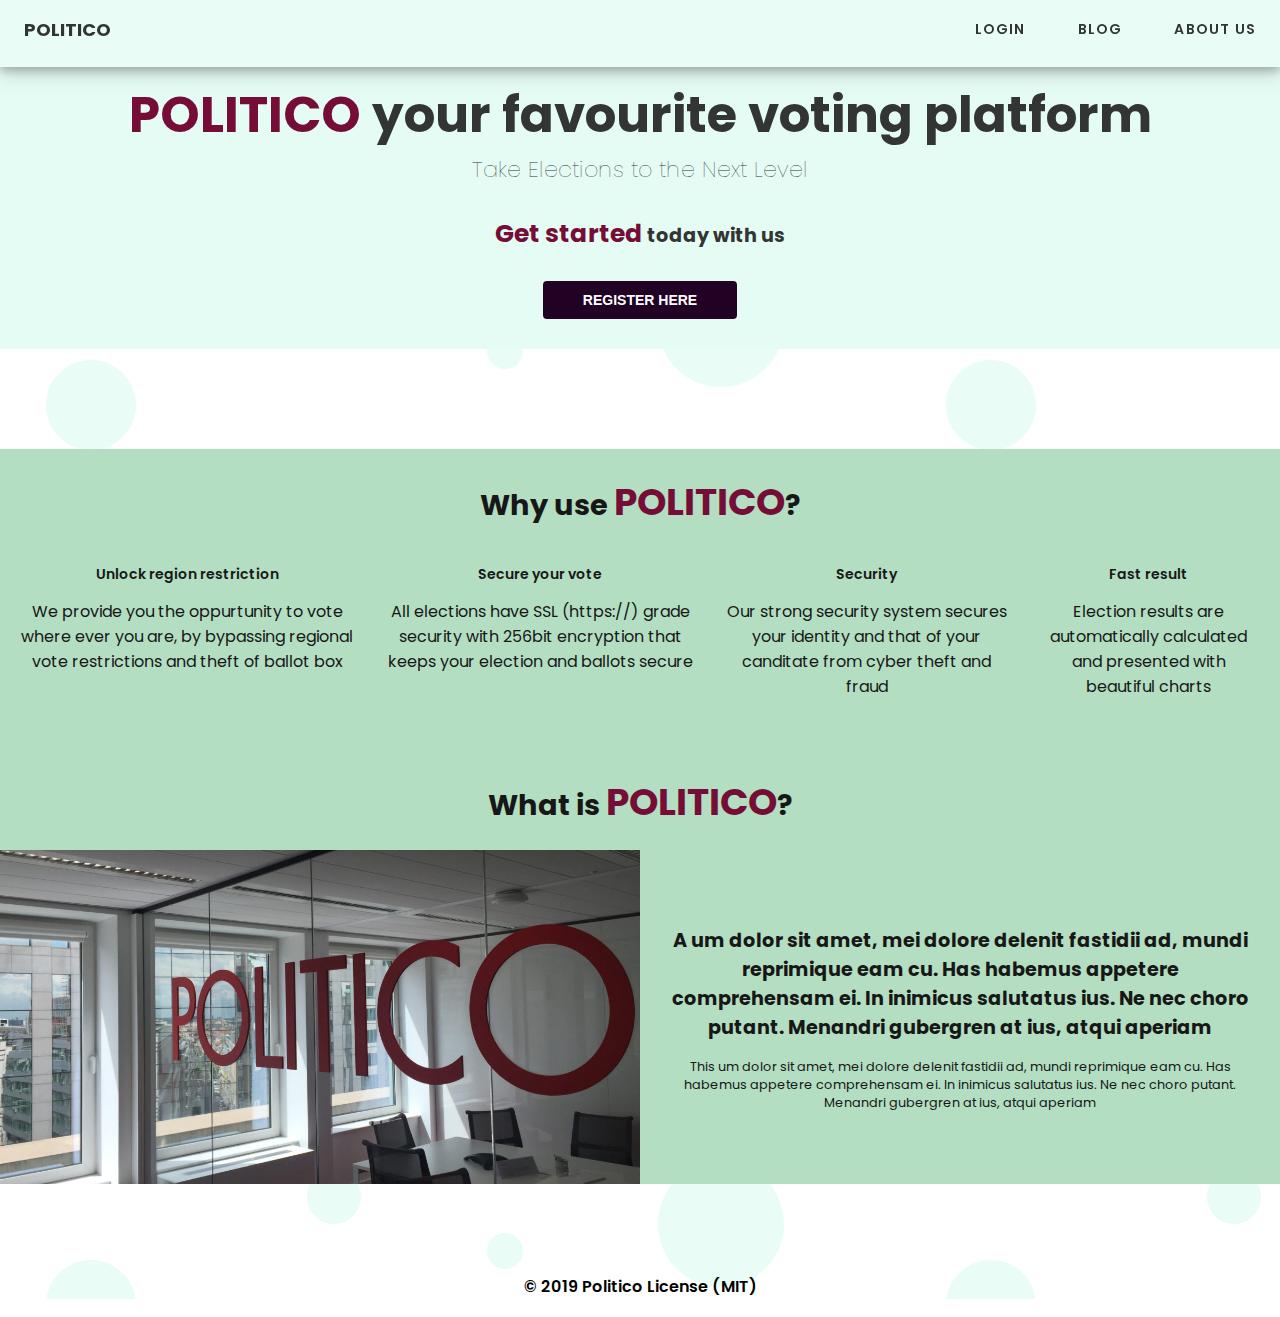
<file: index.html>
<!DOCTYPE html>
<html>
  <head>
    <meta charset="utf-8" />
    <meta http-equiv="X-UA-Compatible" content="IE=edge" />
    <title>Politico</title>
    <meta name="viewport" content="width=device-width, initial-scale=1" />
    <link
      href="https://fonts.googleapis.com/css?family=Poppins"
      rel="stylesheet"
    />
    <link
      rel="stylesheet"
      href="https://use.fontawesome.com/releases/v5.6.3/css/all.css"
      integrity="sha384-UHRtZLI+pbxtHCWp1t77Bi1L4ZtiqrqD80Kn4Z8NTSRyMA2Fd33n5dQ8lWUE00s/"
      crossorigin="anonymous"
    />
    <link rel="stylesheet" type="text/css" media="screen" href="css/main.css" />
  </head>
  <body>
    <div class="container">
      <header>
        <input type="checkbox" id="header" class="hidden" />
        <label for="header" class="header-btn"> <i></i> <i></i> <i></i> </label>
        <div class="logo"><a href="index.html">Politico</a></div>
        <div class="header-wrapper">
          <ul>
            <li><a href="login.html">login</a></li>
            <li><a href="#">blog</a></li>
            <li><a href="#">about us</a></li>
          </ul>
        </div>
      </header>
      <nav class="header_info">
        <h1><span>politico</span> your favourite voting platform</h1>
        <h4>Take Elections to the Next Level</h4>
        <p><span id="start">Get started</span> today with us</p>
        <a href="signup.html"><button>register here</button></a>
      </nav>
      <section class="why_politico">
        <h1>Why use <span>Politico</span>?</h1>
        <article class="cards">
          <article class="card">
            <i class="fas fa-award"></i>
            <h5>Unlock region restriction</h5>
            <p>
              We provide you the oppurtunity to vote where ever you are, by
              bypassing regional vote restrictions and theft of ballot box
            </p>
          </article>
          <article class="card">
            <i class="fas fa-shield-alt"></i>
            <h5>Secure your vote</h5>
            <p>
              All elections have SSL (https://) grade security with 256bit
              encryption that keeps your election and ballots secure
            </p>
          </article>
          <article class="card">
            <i class="fas fa-user-shield"></i>
            <h5>Security</h5>
            <p>
              Our strong security system secures your identity and that of your
              canditate from cyber theft and fraud
            </p>
          </article>
          <article class="card">
            <i class="fas fa-fighter-jet"></i>
            <h5>Fast result</h5>
            <p>
              Election results are automatically calculated and presented with
              beautiful charts
            </p>
          </article>
        </article>
        <article>
          <h1>What is <span>Politico</span>?</h1>
          <section class="whats_politico">
            <img src="images/politicooffice.jpg" alt="politico image" />
            <article>
              <h2>
                A um dolor sit amet, mei dolore delenit fastidii ad, mundi
                reprimique eam cu. Has habemus appetere comprehensam ei. In
                inimicus salutatus ius. Ne nec choro putant. Menandri gubergren
                at ius, atqui aperiam
              </h2>
              <p>
                This um dolor sit amet, mei dolore delenit fastidii ad, mundi
                reprimique eam cu. Has habemus appetere comprehensam ei. In
                inimicus salutatus ius. Ne nec choro putant. Menandri gubergren
                at ius, atqui aperiam
              </p>
            </article>
          </section>
        </article>
      </section>
      <footer class="footer"><p>© 2019 Politico License (MIT)</p></footer>
    </div>
  </body>
</html>
</file>
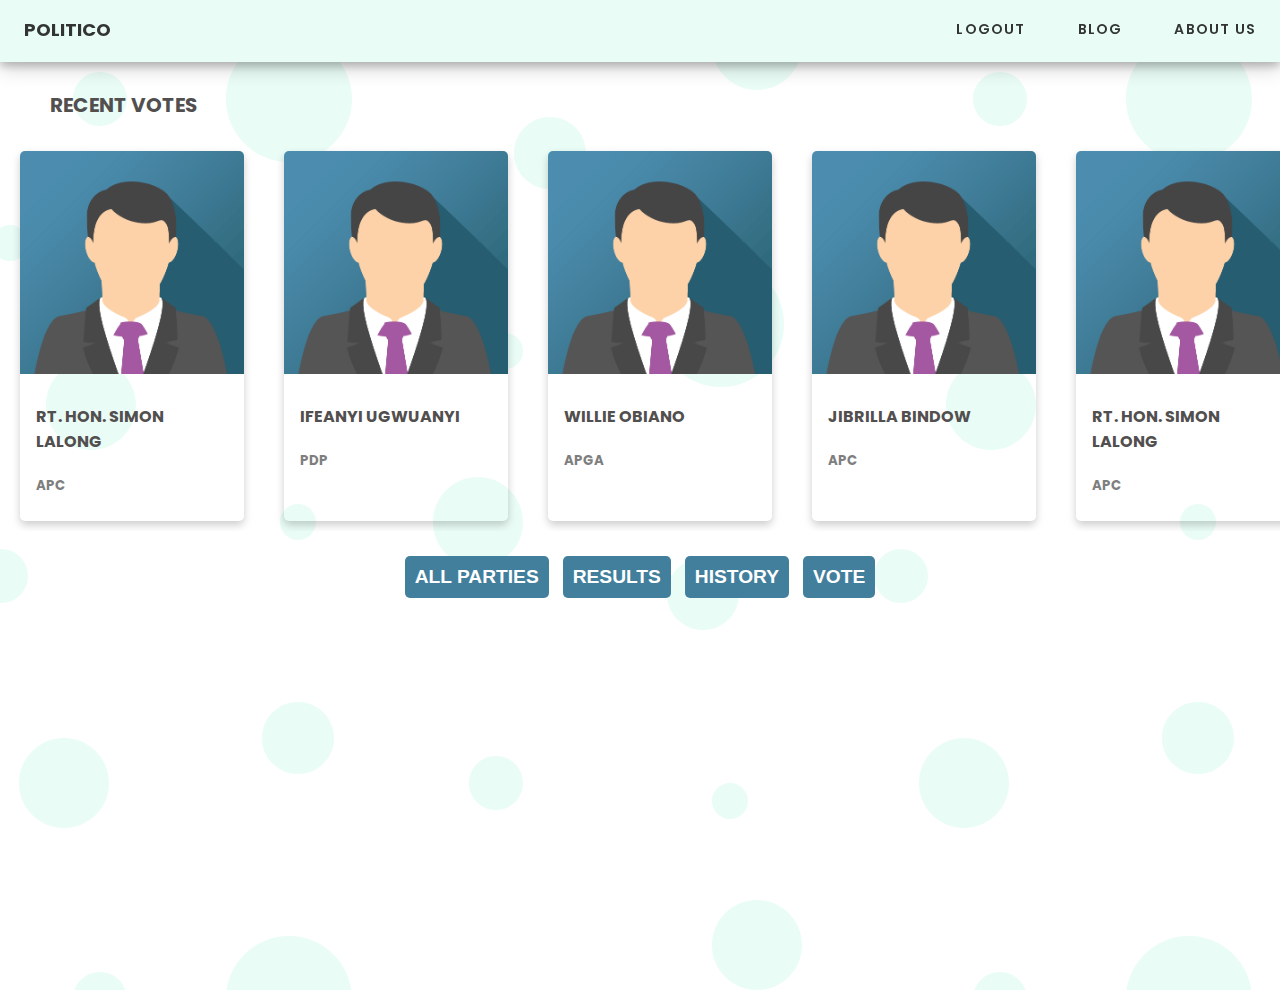
<file: activity.html>
<!DOCTYPE html>
<html lang="en">
  <head>
    <meta charset="utf-8" />
    <meta http-equiv="X-UA-Compatible" content="IE=edge" />
    <title>Politico</title>
    <meta name="viewport" content="width=device-width, initial-scale=1" />
    <link
      href="https://fonts.googleapis.com/css?family=Poppins"
      rel="stylesheet"
    />
    <link
      rel="stylesheet"
      href="https://use.fontawesome.com/releases/v5.6.3/css/all.css"
      integrity="sha384-UHRtZLI+pbxtHCWp1t77Bi1L4ZtiqrqD80Kn4Z8NTSRyMA2Fd33n5dQ8lWUE00s/"
      crossorigin="anonymous"
    />
    <link
      rel="stylesheet"
      type="text/css"
      media="screen"
      href="/css/activity.css"
    />
  </head>
  <body>
    <div class="container">
      <header>
        <input type="checkbox" id="header" class="hidden" />
        <label for="header" class="header-btn"> <i></i> <i></i> <i></i> </label>
        <div class="logo"><a href="index.html">Politico</a></div>
        <div class="header-wrapper">
          <ul>
            <li><a href="index.html">Logout</a></li>
            <li><a href="#">blog</a></li>
            <li><a href="#">about us</a></li>
          </ul>
        </div>
      </header>
      <main>
        <h1>recent votes</h1>
        <div class="recent-activity">
          <div class="card">
            <img src="images/img_avatar.png" alt="Avatar" style="width:100%" />
            <div class="profile">
              <h4>RT. HON. SIMON LALONG</h4>
              <h5>APC</h5>
              <span class="menu"><i class="fas fa-ellipsis-v"></i></span>
            </div>
          </div>
          <div class="card">
            <img src="images/img_avatar.png" alt="Avatar" style="width:100%" />
            <div class="profile">
              <h4>IFEANYI UGWUANYI</h4>
              <h5>PDP</h5>
              <span class="menu"><i class="fas fa-ellipsis-v"></i></span>
            </div>
          </div>
          <div class="card">
            <img src="images/img_avatar.png" alt="Avatar" style="width:100%" />
            <div class="profile">
              <h4>WILLIE OBIANO</h4>
              <h5>APGA</h5>
              <span class="menu"><i class="fas fa-ellipsis-v"></i></span>
            </div>
          </div>
          <div class="card">
            <img src="images/img_avatar.png" alt="Avatar" style="width:100%" />
            <div class="profile">
              <h4>JIBRILLA BINDOW</h4>
              <h5>APC</h5>
              <span class="menu"><i class="fas fa-ellipsis-v"></i></span>
            </div>
          </div>
          <div class="card">
            <img src="images/img_avatar.png" alt="Avatar" style="width:100%" />
            <div class="profile">
              <h4>RT. HON. SIMON LALONG</h4>
              <h5>APC</h5>
              <span class="menu"><i class="fas fa-ellipsis-v"></i></span>
            </div>
          </div>
        </div>
        <div id="myModal" class="modal">
          <!-- Modal content -->
          <div class="modal-content">
            <span class="close">&times;</span>
            <h3>name of candidate</h3>
            <h4>RT. HON. SIMON LALONG</h4>
            <h3>name of party</h3>
            <h5>APC</h5>
          </div>
        </div>
      </main>
      <section>
        <article id="activites">
          <a href="#"><button>all parties</button></a>
          <a href="#"><button>results</button></a>
          <a href="#"><button>history</button></a>
          <a href="#"><button>vote</button></a>
        </article>
      </section>
    </div>
    <script src="modal.js"></script>
  </body>
</html>
</file>
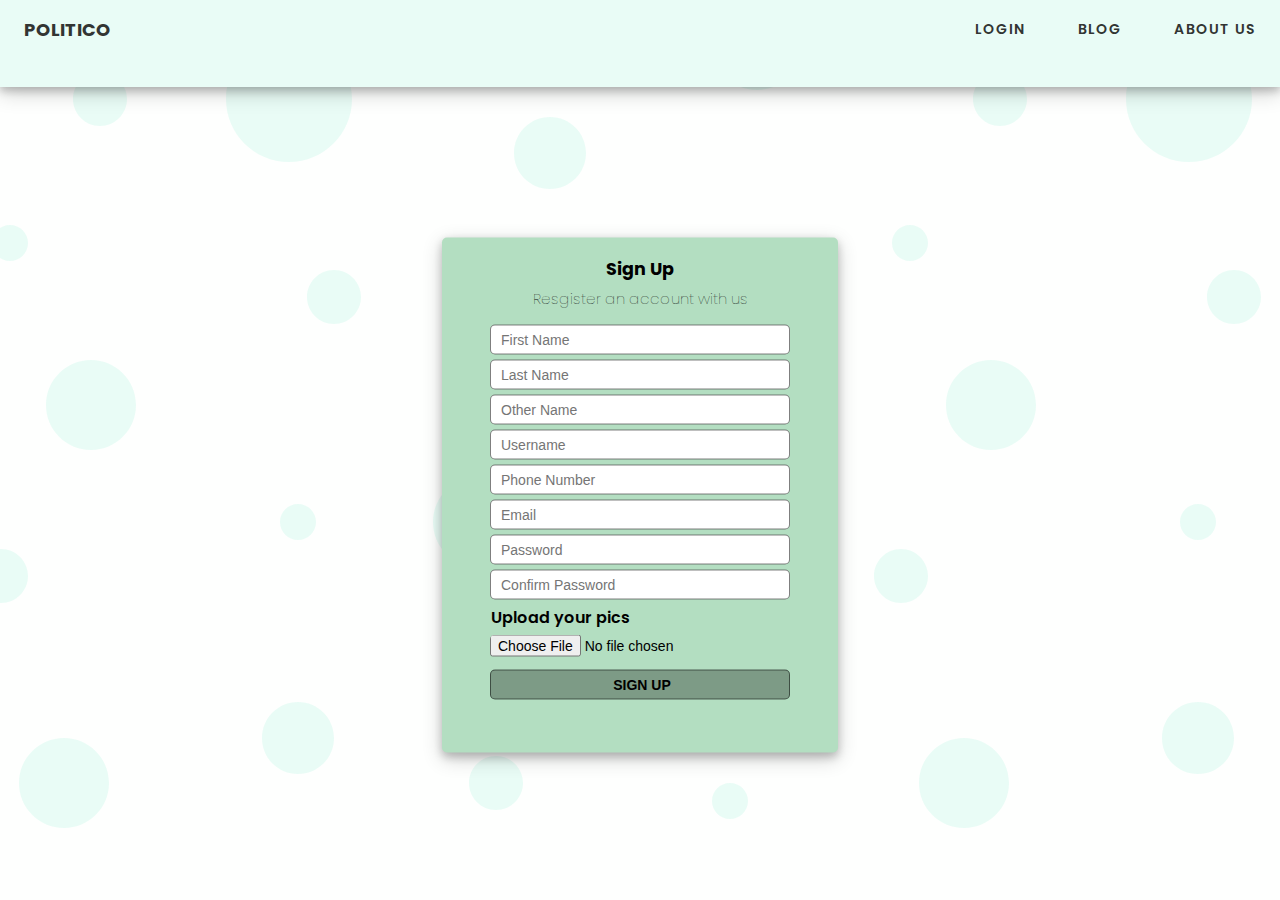
<file: signup.html>
<!DOCTYPE html>
<html>
  <head>
    <meta charset="utf-8" />
    <meta http-equiv="X-UA-Compatible" content="IE=edge" />
    <title>Politico</title>
    <meta name="viewport" content="width=device-width, initial-scale=1" />
    <link
      href="https://fonts.googleapis.com/css?family=Poppins"
      rel="stylesheet"
    />
    <link
      rel="stylesheet"
      href="https://use.fontawesome.com/releases/v5.6.3/css/all.css"
      integrity="sha384-UHRtZLI+pbxtHCWp1t77Bi1L4ZtiqrqD80Kn4Z8NTSRyMA2Fd33n5dQ8lWUE00s/"
      crossorigin="anonymous"
    />
    <link
      rel="stylesheet"
      type="text/css"
      media="screen"
      href="/css/signup.css"
    />
  </head>

  <body>
    <div class="container">
      <header>
        <input type="checkbox" id="header" class="hidden" />
        <label for="header" class="header-btn"> <i></i> <i></i> <i></i> </label>
        <div class="logo"><a href="index.html">Politico</a></div>
        <div class="header-wrapper">
          <ul>
            <li><a href="login.html">login</a></li>
            <li><a href="#">blog</a></li>
            <li><a href="#">about us</a></li>
          </ul>
        </div>
      </header>
      <main class="signup_form">
        <div class="signup_text">
          <h3>Sign Up</h3>
          <p>Resgister an account with us</p>
        </div>
        <form class="form">
          <label for="form">
            <input type="text" placeholder="First Name" />
            <input type="text" placeholder="Last Name" />
            <input type="text" placeholder="Other Name" />
            <input type="text" placeholder="Username" />
            <input type="text" placeholder="Phone Number" />
            <input type="email" placeholder="Email" />
            <input type="password" placeholder="Password" />
            <input type="password" placeholder="Confirm Password" />
            <p>Upload your pics</p>
            <span class="input-wrapper"
              ><input type="file" name="picture" id="profile-pic"
            /></span>
            <a href="activity.html"><input type="button" value="Sign Up"/></a>
          </label>
        </form>
      </main>
    </div>
  </body>
</html>
</file>
<file: css/main.css>
@import "hamburger-menu.css";

header {
  position: fixed;
  top: 0;
  padding-bottom: 10px;
}

@media screen and (max-width: 860px) {
  .cards {
    display: flex;
    flex-wrap: wrap;
    justify-content: space-between;
  }

  .card {
    flex: 0 1 calc(50% - 1em);
  }
  .whats_politico {
    flex-direction: column;
    width: 100%;
    height: auto;
    padding-top: 30px;
  }
}

@media screen and (max-width: 540px) {
  .cards {
    flex-direction: column;
    padding-bottom: 6px;
    margin: auto;
  }
  .cards p {
    width: auto;
    height: auto;
    padding: 0 55px 0 55px;
  }
}

.header_info {
  margin-top: -18px;
  padding-top: 15px;
  padding-bottom: 30px;
  padding-left: 10px;
  padding-right: 10px;
  background-color: #e5fcf5;
  width: 100%;
  text-align: center;
  color: #323533;
  height: auto;
}

.header_info h1 {
  font-size: 50px;
  margin-top: 80px;
}
.header_info h1 span {
  text-transform: uppercase;
  color: #750d37;
}

.header_info h4 {
  margin-top: -35px;
  font-weight: lighter;
  font-size: 140%;
}
.header_info p {
  font-size: larger;
  font-weight: bolder;
}

.header_info p span {
  color: #750d37;
  font-size: 130%;
}
.header_info button {
  border: none;
  border-radius: 4px;
  font-size: 14px;
  font-weight: 700;
  margin-top: 10px;
  padding: 10px 40px;
  width: auto;
  height: auto;
  cursor: pointer;
  line-height: 18px;
  display: inline-block;
  background-color: #210124;
  color: #fff;
  text-transform: uppercase;
}

.why_politico {
  background-color: #b3dec1;
  width: 100%;
  height: auto;
  margin-top: 100px;
  color: #181718;
  text-align: center;
}
.why_politico h1 {
  font-size: 180%;
  padding-top: 25px;
}
.why_politico h1 span {
  color: #750d37;
  font-size: 130%;
  text-transform: uppercase;
}
.cards {
  display: flex;
  justify-content: space-between;
  margin-right: 5px;
  margin-left: 5px;
}
.card {
  margin: 5px;
  padding: 10px;
}
.cards h5 {
  font-size: 14px;
  margin-top: 0;
  font-weight: 600;
  line-height: 1.3em;
  font-style: normal;
  margin-bottom: 15px;
}

.whats_politico img {
  width: 50%;
  height: auto;
}
.whats_politico {
  display: flex;
  align-items: center;
  width: 100%;
}

.whats_politico article {
  width: auto;
  height: auto;
  margin: 0 30px 0 30px;
  font-size: 0.8em;
}

.footer {
  font-size: 1em;
  font-weight: 600;
  text-align: center;
  margin-top: 90px;
}
</file>
<file: css/activity.css>
@import "/css/hamburger-menu.css";

header {
  position: fixed;
  top: 0;
  padding-bottom: 5px;
}
.card {
  box-shadow: 0 4px 8px 0 rgba(0, 0, 0, 0.2);
  transition: 0.3s;
  width: 14rem;
  border-radius: 5px;
  margin: 30px 20px 10px 20px;
  flex: 0 0 auto;
}

.card:hover {
  box-shadow: 0 8px 16px 0 rgba(0, 0, 0, 0.2);
}

img {
  border-radius: 5px 5px 0 0;
  width: 1rem;
}

.profile {
  padding: 2px 16px;
  color: #524f4f;
}

.menu {
  float: right;
  margin-top: -40px;
  margin-right: 17px;
  cursor: pointer;
  color: #252424;
}

#menu i:hover {
  color: #000000;
}

main h1 {
  margin-left: 50px;
  color: #524f4f;
  font-size: 20px;
  text-transform: uppercase;
  margin-top: 90px;
  margin-bottom: 0.5px;
}

.profile h5 {
  color: #7e7e7e;
}

.recent-activity {
  display: flex;
  flex-wrap: nowrap;
  overflow-x: auto;
  -webkit-overflow-scrolling: touch;
}

@media screen and (max-width: 860px) {
  header {
    padding-bottom: 20px;
  }

  @media screen and (max-width: 540px) {
  }
}

/* The Modal (background) */
.modal {
  display: flex; /* Hidden by default */
  position: fixed; /* Stay in place */
  z-index: 1; /* Sit on top */
  padding-top: 100px; /* Location of the box */
  left: 0;
  top: 0;
  width: 100%; /* Full width */
  height: 100%; /* Full height */
  overflow: auto; /* Enable scroll if needed */
  background-color: rgb(231, 231, 231); /* Fallback color */
  background-color: rgba(248, 247, 247, 0.4); /* Black w/ opacity */
}

/* Modal Content */
.modal-content {
  background-color: #fefefe;
  margin: auto;
  padding: 20px;
  width: 80%;
  background-color: #fefefe;
  border-radius: 20px;
}

/* The Close Button */
.close {
  color: #aaaaaa;
  float: right;
  font-size: 28px;
  font-weight: bold;
  margin-top: -20px;
  margin-left: 0px;
  margin-right: -5px;
}

.close:hover,
.close:focus {
  color: #000;
  text-decoration: none;
  cursor: pointer;
}

#activites {
  width: 100%;
  height: 100%;
  text-align: center;
  margin-top: 20px;
}
#activites button {
  width: auto;
  height: 40%;
  padding: 10px;
  flex-wrap: wrap;
  margin: 5px;
  background-color: #427f9c;
  color: #fff;
  font-size: 120%;
  text-transform: uppercase;
  font-weight: bold;
  border-radius: 5px;
  border-style: none;
  cursor: pointer;
}
#activities button:hover {
  box-shadow: 0 4px 8px 0 rgba(0, 0, 0, 0.2);
}
</file>
<file: css/signup.css>
@import "/css/hamburger-menu.css";

.signup_form {
  position: absolute;
  top: 55%;
  text-align: center;
  left: 50%;
  transform: translateX(-50%) translateY(-50%);
  background-color: 1px solid rgba(255, 255, 255, 0.3);
  border-radius: 5px;
  padding: 3em;
  background-color: #b3dec1;
  box-shadow: 0 4px 8px 0 rgba(0, 0, 0, 0.2), 0 6px 20px 0 rgba(0, 0, 0, 0.19);
}
.signup_text {
  font-weight: lighter;
  font-size: 15px;
  text-align: center;
  margin-top: 0px;
}
.signup_text h3 {
  margin-top: -30px;
  margin-bottom: 5px;
}
.signup_text p {
  margin-top: 5px;
}

.form input {
  display: block;
  width: 300px;
  height: 30px;
  outline: none;
  font-weight: lighter;
  font-size: 14px;
  padding-left: 10px;
  border: 1px solid rgba(0, 0, 0, 0.5);
  border-radius: 5px;
  margin-block-end: 5px;
}
.form input[type="button"] {
  background-color: rgba(0, 0, 0, 0.3);
  font-weight: 900;
  text-transform: uppercase;
}
.form p {
  margin: 5px 0 5px -160px;
  font-weight: 600;
}

#button {
  width: 200px;
  height: 25px;
  font-size: 10px;
  text-transform: uppercase;
  font-weight: bolder;
  color: #ffffff;
  border: 0px;
  cursor: pointer;
  border-radius: 5px;
  margin-left: -1px;
  margin-top: 20px;
  margin-bottom: 10px;
  background-color: rgba(0, 0, 0, 0.3);
}

#profile-pic {
  border: none;

  padding-left: 0px;
}

#google-signin {
  position: absolute;
  top: 95%;
  left: 50%;
  transform: translateX(-50%) translateY(-50%);
  background-color: #d1cbcb;
  padding: 10px;
  border-radius: 5px;
}
#google-signin a:hover {
  color: rgb(41, 36, 36);
  font-weight: bolder;
}
#google-signin img {
  margin-right: 10px;
  margin-top: 2px;
}

#google-signin a {
  color: #ffffff;
  font-weight: bold;
}

footer {
  position: absolute;
  top: 110%;
  left: 50%;
  transform: translateX(-50%) translateY(-50%);
  background-color: #b3dec1;
  width: 100%;
  padding-top: 30px;
  padding-bottom: 30px;
  text-align: center;
  color: #ffffff;
}

@media screen and (max-width: 520px) {
  .form input {
    width: 200px;
  }
  #button {
    width: 13em;
  }
  .form p {
    margin-left: -55px;
  }
}
</file>
